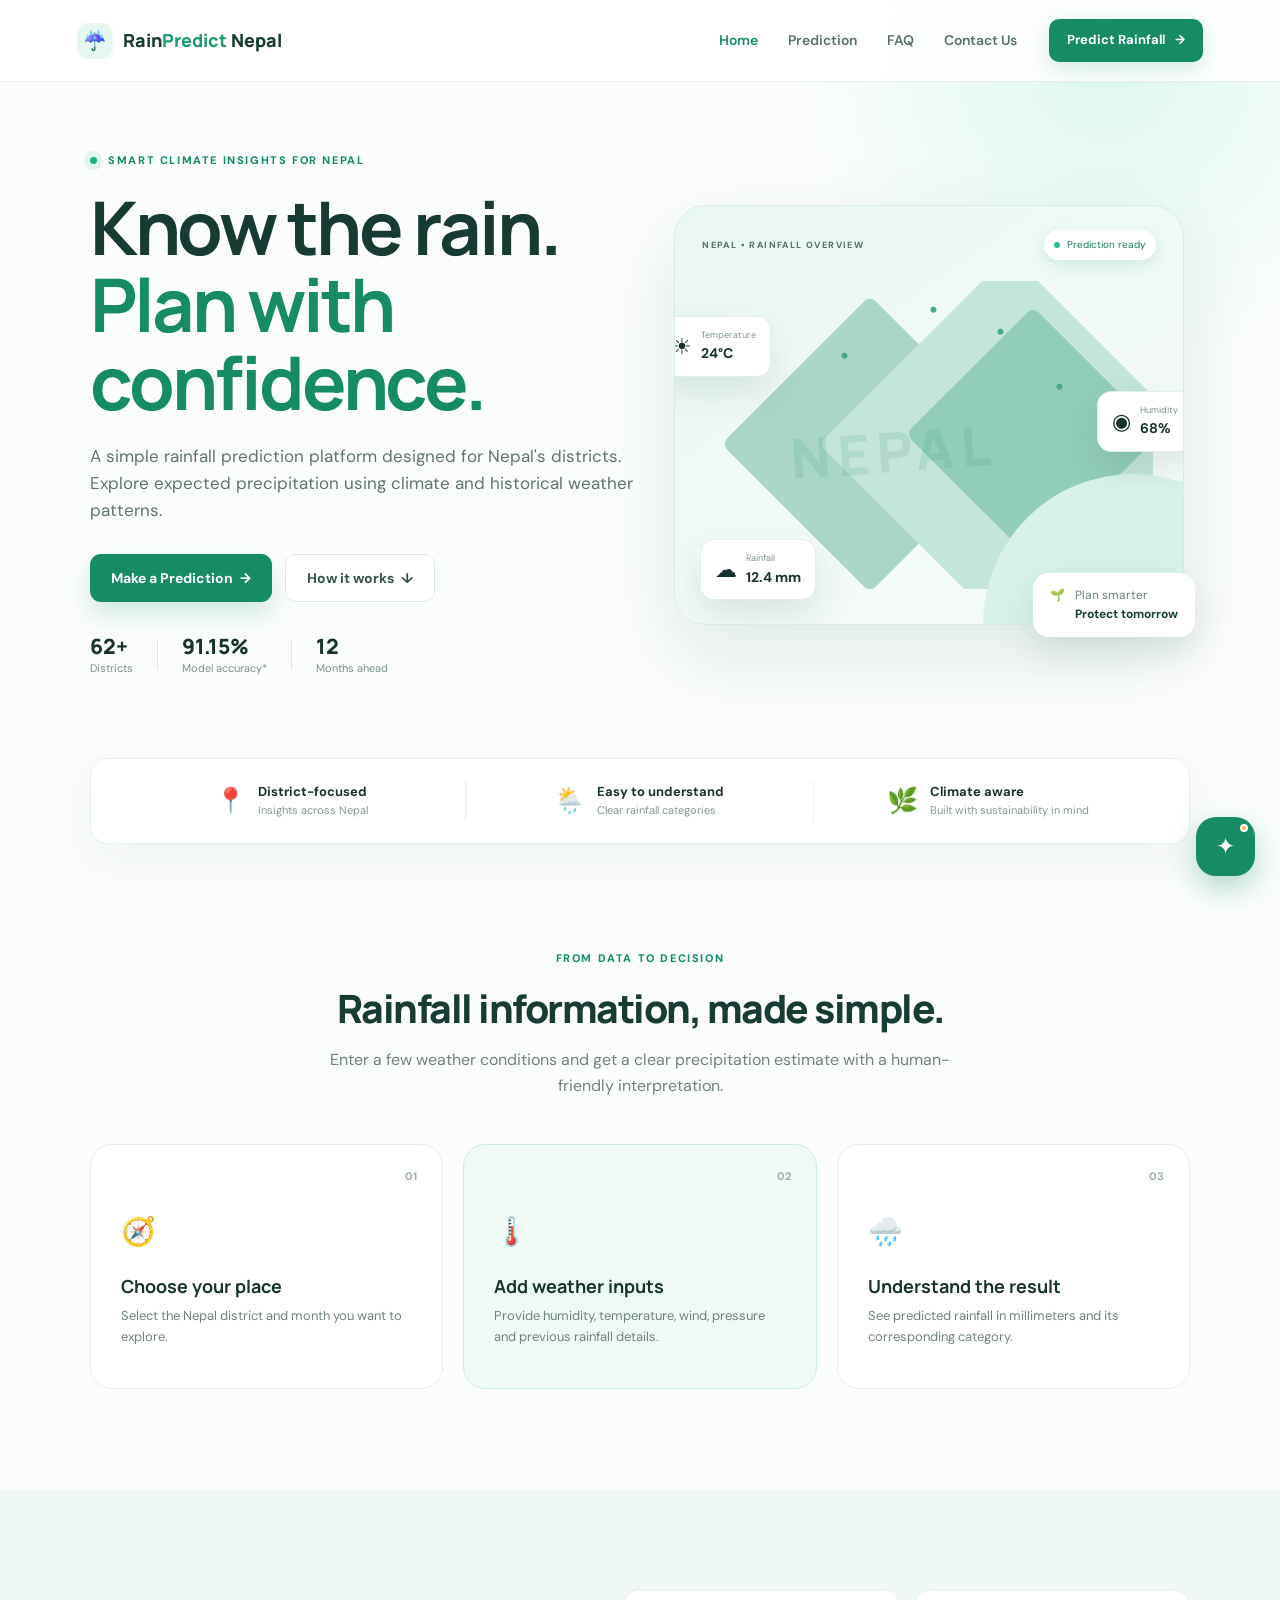
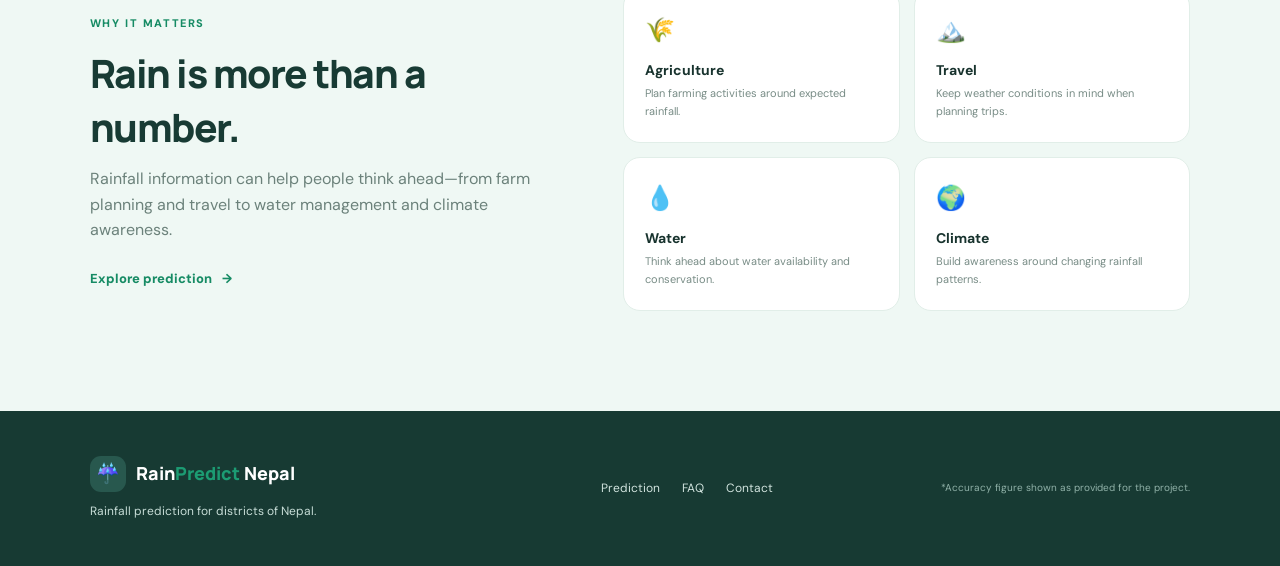
<file: index.html>
<!DOCTYPE html>
<html lang="en">
<head>
  <meta charset="UTF-8">
  <meta name="viewport" content="width=device-width, initial-scale=1.0">
  <title>Rainfall Prediction for Districts of Nepal</title>
  <meta name="description" content="Rainfall prediction frontend for districts of Nepal.">
  <link rel="preconnect" href="https://fonts.googleapis.com">
  <link rel="preconnect" href="https://fonts.gstatic.com" crossorigin>
  <link href="https://fonts.googleapis.com/css2?family=DM+Sans:wght@400;500;600;700&family=Manrope:wght@600;700;800&display=swap" rel="stylesheet">
  <link rel="stylesheet" href="style.css">
</head>
<body>
  <div class="top-glow"></div>

  <header class="site-header">
    <a class="brand" href="index.html">
      <span class="brand-mark">☔</span>
      <span>Rain<span>Predict</span> Nepal</span>
    </a>
    <nav class="nav">
      <a class="active" href="index.html">Home</a>
      <a href="prediction.html">Prediction</a>
      <a href="faq.html">FAQ</a>
      <a href="contact.html">Contact Us</a>
    </nav>
    <a class="header-cta" href="prediction.html">Predict Rainfall <span>→</span></a>
    <button class="menu-toggle" aria-label="Open menu">☰</button>
  </header>

  <main>
    <section class="hero">
      <div class="hero-copy reveal">
        <div class="eyebrow"><span class="pulse-dot"></span> SMART CLIMATE INSIGHTS FOR NEPAL</div>
        <h1>Know the rain.<br><em>Plan with confidence.</em></h1>
        <p class="hero-text">
          A simple rainfall prediction platform designed for Nepal's districts.
          Explore expected precipitation using climate and historical weather patterns.
        </p>
        <div class="hero-actions">
          <a class="btn btn-primary" href="prediction.html">Make a Prediction <span>→</span></a>
          <a class="btn btn-ghost" href="#how-it-works">How it works <span>↓</span></a>
        </div>
        <div class="trust-row">
          <div><strong>62+</strong><span>Districts</span></div>
          <i></i>
          <div><strong>91.15%</strong><span>Model accuracy*</span></div>
          <i></i>
          <div><strong>12</strong><span>Months ahead</span></div>
        </div>
      </div>

      <div class="hero-visual reveal delay-1">
        <div class="map-card">
          <div class="map-top">
            <span class="mini-label">NEPAL • RAINFALL OVERVIEW</span>
            <span class="live-pill"><span></span> Prediction ready</span>
          </div>
          <div class="nepal-art">
            <div class="mountain m1"></div>
            <div class="mountain m2"></div>
            <div class="mountain m3"></div>
            <div class="rain-drop d1">•</div><div class="rain-drop d2">•</div>
            <div class="rain-drop d3">•</div><div class="rain-drop d4">•</div>
            <div class="nepal-outline">NEPAL</div>
          </div>
          <div class="weather-float wf-one"><span class="sun-icon">☀</span><div><small>Temperature</small><b>24°C</b></div></div>
          <div class="weather-float wf-two"><span class="drop-icon">◉</span><div><small>Humidity</small><b>68%</b></div></div>
          <div class="weather-float wf-three"><span>☁</span><div><small>Rainfall</small><b>12.4 mm</b></div></div>
        </div>
        <div class="floating-badge">🌱 <span>Plan smarter<br><b>Protect tomorrow</b></span></div>
      </div>
    </section>

    <section class="stats-strip">
      <div><span class="stat-icon">📍</span><div><b>District-focused</b><small>Insights across Nepal</small></div></div>
      <div><span class="stat-icon">🌦️</span><div><b>Easy to understand</b><small>Clear rainfall categories</small></div></div>
      <div><span class="stat-icon">🌿</span><div><b>Climate aware</b><small>Built with sustainability in mind</small></div></div>
    </section>

    <section class="section" id="how-it-works">
      <div class="section-heading centered">
        <span class="eyebrow">FROM DATA TO DECISION</span>
        <h2>Rainfall information, made simple.</h2>
        <p>Enter a few weather conditions and get a clear precipitation estimate with a human-friendly interpretation.</p>
      </div>
      <div class="steps">
        <article class="step-card"><span class="step-number">01</span><div class="step-icon">🧭</div><h3>Choose your place</h3><p>Select the Nepal district and month you want to explore.</p></article>
        <article class="step-card featured-step"><span class="step-number">02</span><div class="step-icon">🌡️</div><h3>Add weather inputs</h3><p>Provide humidity, temperature, wind, pressure and previous rainfall details.</p></article>
        <article class="step-card"><span class="step-number">03</span><div class="step-icon">🌧️</div><h3>Understand the result</h3><p>See predicted rainfall in millimeters and its corresponding category.</p></article>
      </div>
    </section>

    <section class="awareness section">
      <div class="awareness-copy">
        <span class="eyebrow">WHY IT MATTERS</span>
        <h2>Rain is more than a number.</h2>
        <p>Rainfall information can help people think ahead—from farm planning and travel to water management and climate awareness.</p>
        <a href="prediction.html" class="text-link">Explore prediction <span>→</span></a>
      </div>
      <div class="awareness-cards">
        <div class="aw-card"><span>🌾</span><b>Agriculture</b><small>Plan farming activities around expected rainfall.</small></div>
        <div class="aw-card"><span>🏔️</span><b>Travel</b><small>Keep weather conditions in mind when planning trips.</small></div>
        <div class="aw-card"><span>💧</span><b>Water</b><small>Think ahead about water availability and conservation.</small></div>
        <div class="aw-card"><span>🌍</span><b>Climate</b><small>Build awareness around changing rainfall patterns.</small></div>
      </div>
    </section>
  </main>

  <footer class="footer">
    <div><a class="brand" href="index.html"><span class="brand-mark">☔</span><span>Rain<span>Predict</span> Nepal</span></a><p>Rainfall prediction for districts of Nepal.</p></div>
    <div class="footer-links"><a href="prediction.html">Prediction</a><a href="faq.html">FAQ</a><a href="contact.html">Contact</a></div>
    <div class="footer-note">*Accuracy figure shown as provided for the project.</div>
  </footer>

  <button class="chat-fab" id="chatFab" aria-label="Open chatbot"><span>✦</span><i></i></button>
  <div class="chat-window" id="chatWindow">
    <div class="chat-head"><div><b>RainPredict Assistant</b><small>Online · Demo interface</small></div><button id="chatClose">×</button></div>
    <div class="chat-body"><div class="bot-msg">Hi! 👋 I’m the RainPredict assistant. How can I help you understand rainfall predictions?</div><div class="quick-chips"><button>How does it work?</button><button>Rainfall categories</button></div></div>
    <div class="chat-input"><input placeholder="Type a message..." disabled><button disabled>➤</button></div>
  </div>

  <script src="script.js"></script>
</body>
</html>
</file>
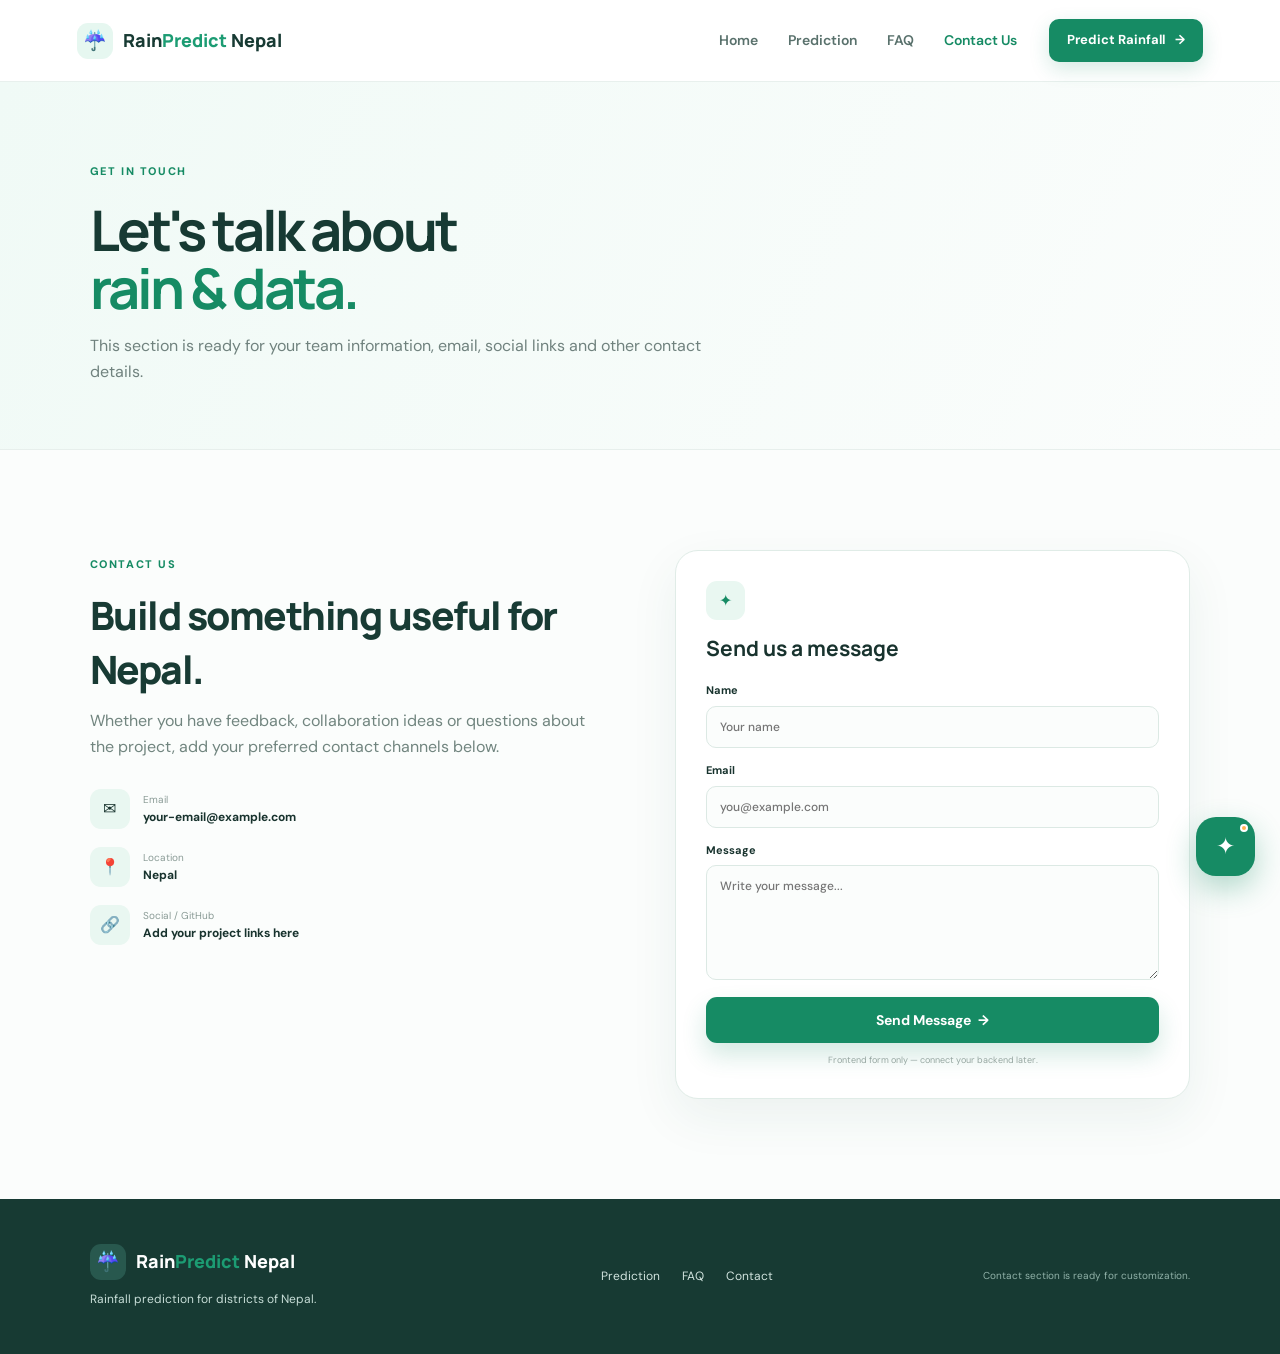
<file: contact.html>
<!DOCTYPE html>
<html lang="en">
<head><meta charset="UTF-8"><meta name="viewport" content="width=device-width, initial-scale=1.0"><title>Contact Us | RainPredict Nepal</title>
<link rel="preconnect" href="https://fonts.googleapis.com"><link rel="preconnect" href="https://fonts.gstatic.com" crossorigin><link href="https://fonts.googleapis.com/css2?family=DM+Sans:wght@400;500;600;700&family=Manrope:wght@600;700;800&display=swap" rel="stylesheet"><link rel="stylesheet" href="style.css"></head>
<body>
<header class="site-header"><a class="brand" href="index.html"><span class="brand-mark">☔</span><span>Rain<span>Predict</span> Nepal</span></a><nav class="nav"><a href="index.html">Home</a><a href="prediction.html">Prediction</a><a href="faq.html">FAQ</a><a class="active" href="contact.html">Contact Us</a></nav><a class="header-cta" href="prediction.html">Predict Rainfall <span>→</span></a><button class="menu-toggle">☰</button></header>
<main>
<section class="page-hero"><div><span class="eyebrow">GET IN TOUCH</span><h1>Let's talk about<br><em>rain & data.</em></h1><p>This section is ready for your team information, email, social links and other contact details.</p></div></section>
<section class="contact-grid section">
<div class="contact-copy"><span class="eyebrow">CONTACT US</span><h2>Build something useful for Nepal.</h2><p>Whether you have feedback, collaboration ideas or questions about the project, add your preferred contact channels below.</p>
<div class="contact-detail"><span>✉</span><div><small>Email</small><b>your-email@example.com</b></div></div>
<div class="contact-detail"><span>📍</span><div><small>Location</small><b>Nepal</b></div></div>
<div class="contact-detail"><span>🔗</span><div><small>Social / GitHub</small><b>Add your project links here</b></div></div></div>
<div class="contact-card"><div class="card-spark">✦</div><h3>Send us a message</h3><label>Name<input type="text" placeholder="Your name"></label><label>Email<input type="email" placeholder="you@example.com"></label><label>Message<textarea placeholder="Write your message..."></textarea></label><button class="btn btn-primary" type="button">Send Message <span>→</span></button><small>Frontend form only — connect your backend later.</small></div>
</section></main>
<footer class="footer"><div><a class="brand" href="index.html"><span class="brand-mark">☔</span><span>Rain<span>Predict</span> Nepal</span></a><p>Rainfall prediction for districts of Nepal.</p></div><div class="footer-links"><a href="prediction.html">Prediction</a><a href="faq.html">FAQ</a><a href="contact.html">Contact</a></div><div class="footer-note">Contact section is ready for customization.</div></footer>
<button class="chat-fab" id="chatFab" aria-label="Open chatbot"><span>✦</span><i></i></button><div class="chat-window" id="chatWindow"><div class="chat-head"><div><b>RainPredict Assistant</b><small>Online · Demo interface</small></div><button id="chatClose">×</button></div><div class="chat-body"><div class="bot-msg">Hi! 👋 I’m the RainPredict assistant.</div></div><div class="chat-input"><input placeholder="Type a message..." disabled><button disabled>➤</button></div></div>
<script src="script.js"></script></body></html>
</file>
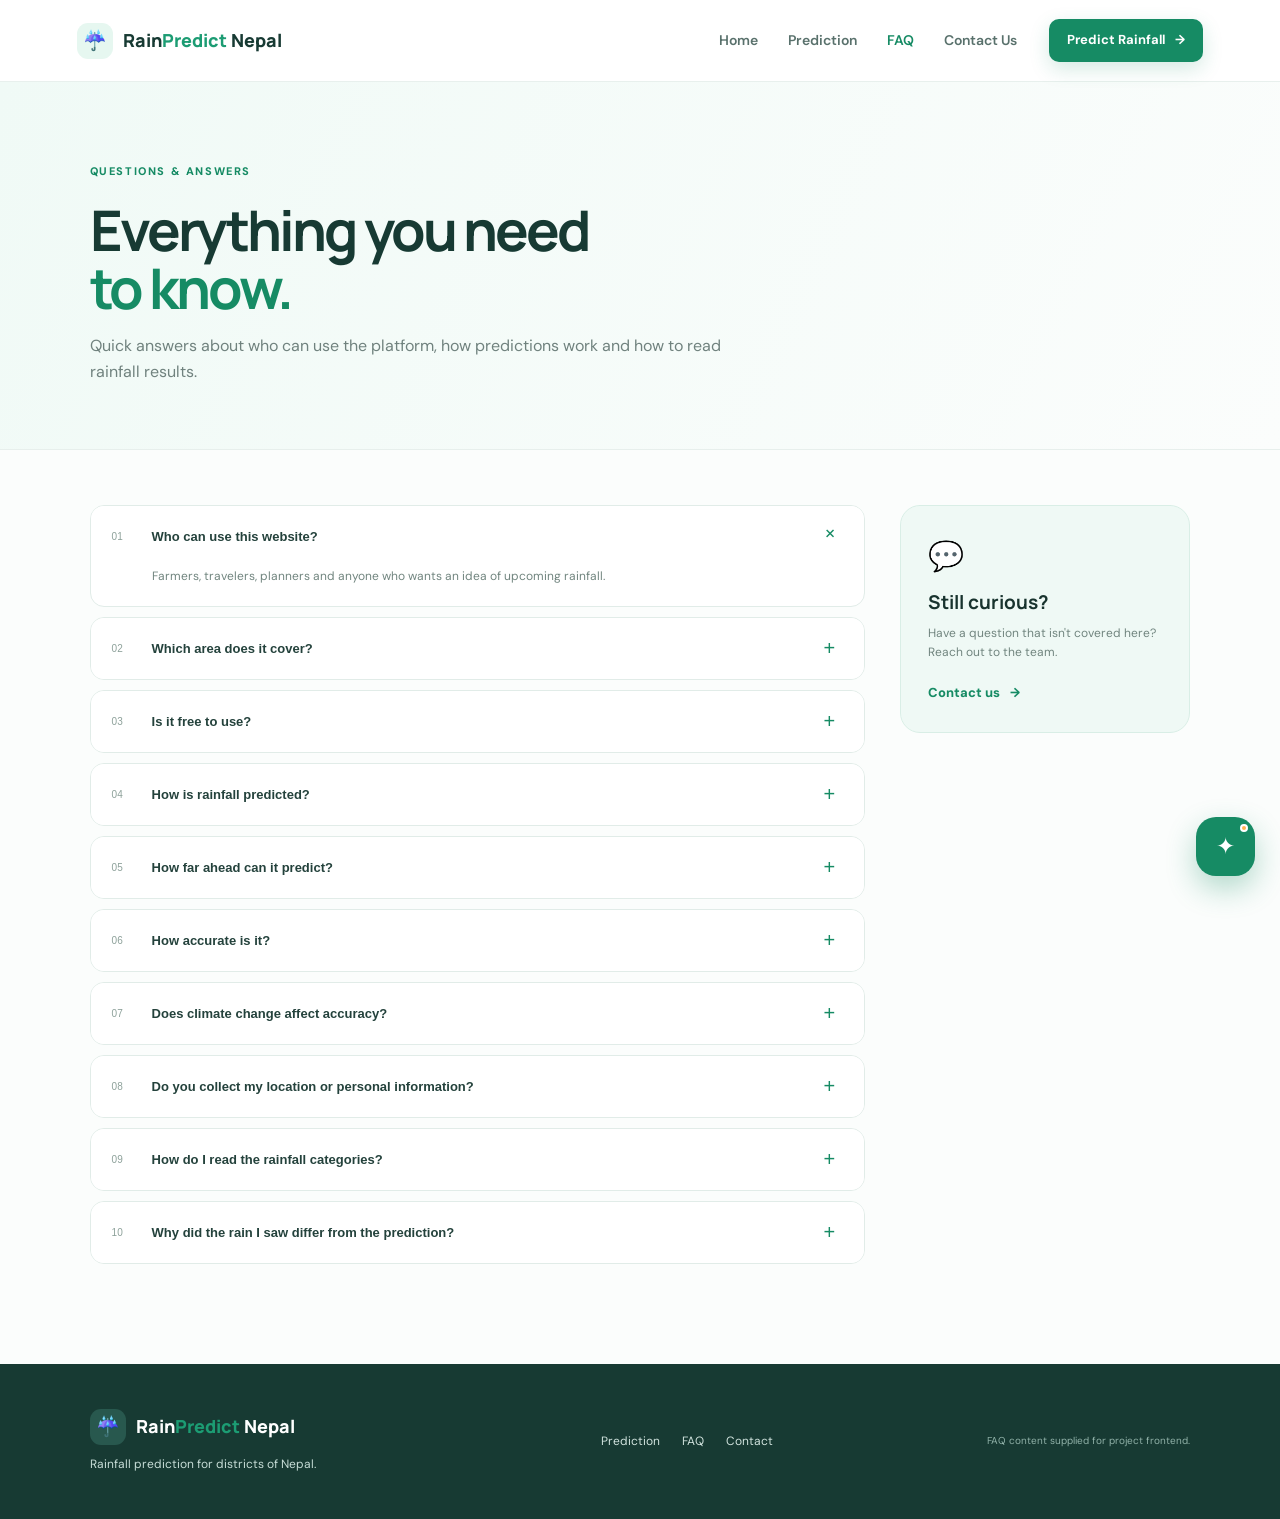
<file: faq.html>
<!DOCTYPE html>
<html lang="en">
<head><meta charset="UTF-8"><meta name="viewport" content="width=device-width, initial-scale=1.0"><title>FAQ | RainPredict Nepal</title>
<link rel="preconnect" href="https://fonts.googleapis.com"><link rel="preconnect" href="https://fonts.gstatic.com" crossorigin><link href="https://fonts.googleapis.com/css2?family=DM+Sans:wght@400;500;600;700&family=Manrope:wght@600;700;800&display=swap" rel="stylesheet"><link rel="stylesheet" href="style.css"></head>
<body>
<header class="site-header"><a class="brand" href="index.html"><span class="brand-mark">☔</span><span>Rain<span>Predict</span> Nepal</span></a><nav class="nav"><a href="index.html">Home</a><a href="prediction.html">Prediction</a><a class="active" href="faq.html">FAQ</a><a href="contact.html">Contact Us</a></nav><a class="header-cta" href="prediction.html">Predict Rainfall <span>→</span></a><button class="menu-toggle">☰</button></header>
<main>
<section class="page-hero faq-hero"><div><span class="eyebrow">QUESTIONS & ANSWERS</span><h1>Everything you need<br><em>to know.</em></h1><p>Quick answers about who can use the platform, how predictions work and how to read rainfall results.</p></div></section>
<section class="faq-wrap section"><div class="faq-list">
<div class="faq-item open"><button class="faq-question"><span>01</span><b>Who can use this website?</b><i>+</i></button><div class="faq-answer"><p>Farmers, travelers, planners and anyone who wants an idea of upcoming rainfall.</p></div></div>
<div class="faq-item"><button class="faq-question"><span>02</span><b>Which area does it cover?</b><i>+</i></button><div class="faq-answer"><p>It covers about 62 districts of Nepal.</p></div></div>
<div class="faq-item"><button class="faq-question"><span>03</span><b>Is it free to use?</b><i>+</i></button><div class="faq-answer"><p>Yes, it is free to use.</p></div></div>
<div class="faq-item"><button class="faq-question"><span>04</span><b>How is rainfall predicted?</b><i>+</i></button><div class="faq-answer"><p>A model learns patterns from past data, such as temperature, humidity, pressure, wind and earlier rainfall, and uses them to estimate future rainfall.</p></div></div>
<div class="faq-item"><button class="faq-question"><span>05</span><b>How far ahead can it predict?</b><i>+</i></button><div class="faq-answer"><p>It can predict every month up to 1 year ahead.</p></div></div>
<div class="faq-item"><button class="faq-question"><span>06</span><b>How accurate is it?</b><i>+</i></button><div class="faq-answer"><p>It is 91.15% accurate.</p></div></div>
<div class="faq-item"><button class="faq-question"><span>07</span><b>Does climate change affect accuracy?</b><i>+</i></button><div class="faq-answer"><p>Yes. Patterns from the past may shift, so the model needs regular updating.</p></div></div>
<div class="faq-item"><button class="faq-question"><span>08</span><b>Do you collect my location or personal information?</b><i>+</i></button><div class="faq-answer"><p>Yes, we do collect your location, Name and E-mail, for future data purposes.</p></div></div>
<div class="faq-item"><button class="faq-question"><span>09</span><b>How do I read the rainfall categories?</b><i>+</i></button><div class="faq-answer"><p>Light, Moderate, Heavy also in millimeter (mm) per day. The prediction page also provides the project's detailed six-category scale.</p></div></div>
<div class="faq-item"><button class="faq-question"><span>10</span><b>Why did the rain I saw differ from the prediction?</b><i>+</i></button><div class="faq-answer"><p>Rainfall changes a lot over short distances, especially between the Terai, hills and mountains. Our data is averaged over larger areas, so it can miss a local storm or dry spell in your village.</p></div></div>
</div>
<div class="faq-aside"><div class="faq-aside-icon">💬</div><h3>Still curious?</h3><p>Have a question that isn't covered here? Reach out to the team.</p><a href="contact.html" class="text-link">Contact us <span>→</span></a></div></section>
</main>
<footer class="footer"><div><a class="brand" href="index.html"><span class="brand-mark">☔</span><span>Rain<span>Predict</span> Nepal</span></a><p>Rainfall prediction for districts of Nepal.</p></div><div class="footer-links"><a href="prediction.html">Prediction</a><a href="faq.html">FAQ</a><a href="contact.html">Contact</a></div><div class="footer-note">FAQ content supplied for project frontend.</div></footer>
<button class="chat-fab" id="chatFab" aria-label="Open chatbot"><span>✦</span><i></i></button><div class="chat-window" id="chatWindow"><div class="chat-head"><div><b>RainPredict Assistant</b><small>Online · Demo interface</small></div><button id="chatClose">×</button></div><div class="chat-body"><div class="bot-msg">Hi! 👋 I’m the RainPredict assistant.</div></div><div class="chat-input"><input placeholder="Type a message..." disabled><button disabled>➤</button></div></div>
<script src="script.js"></script></body></html>
</file>
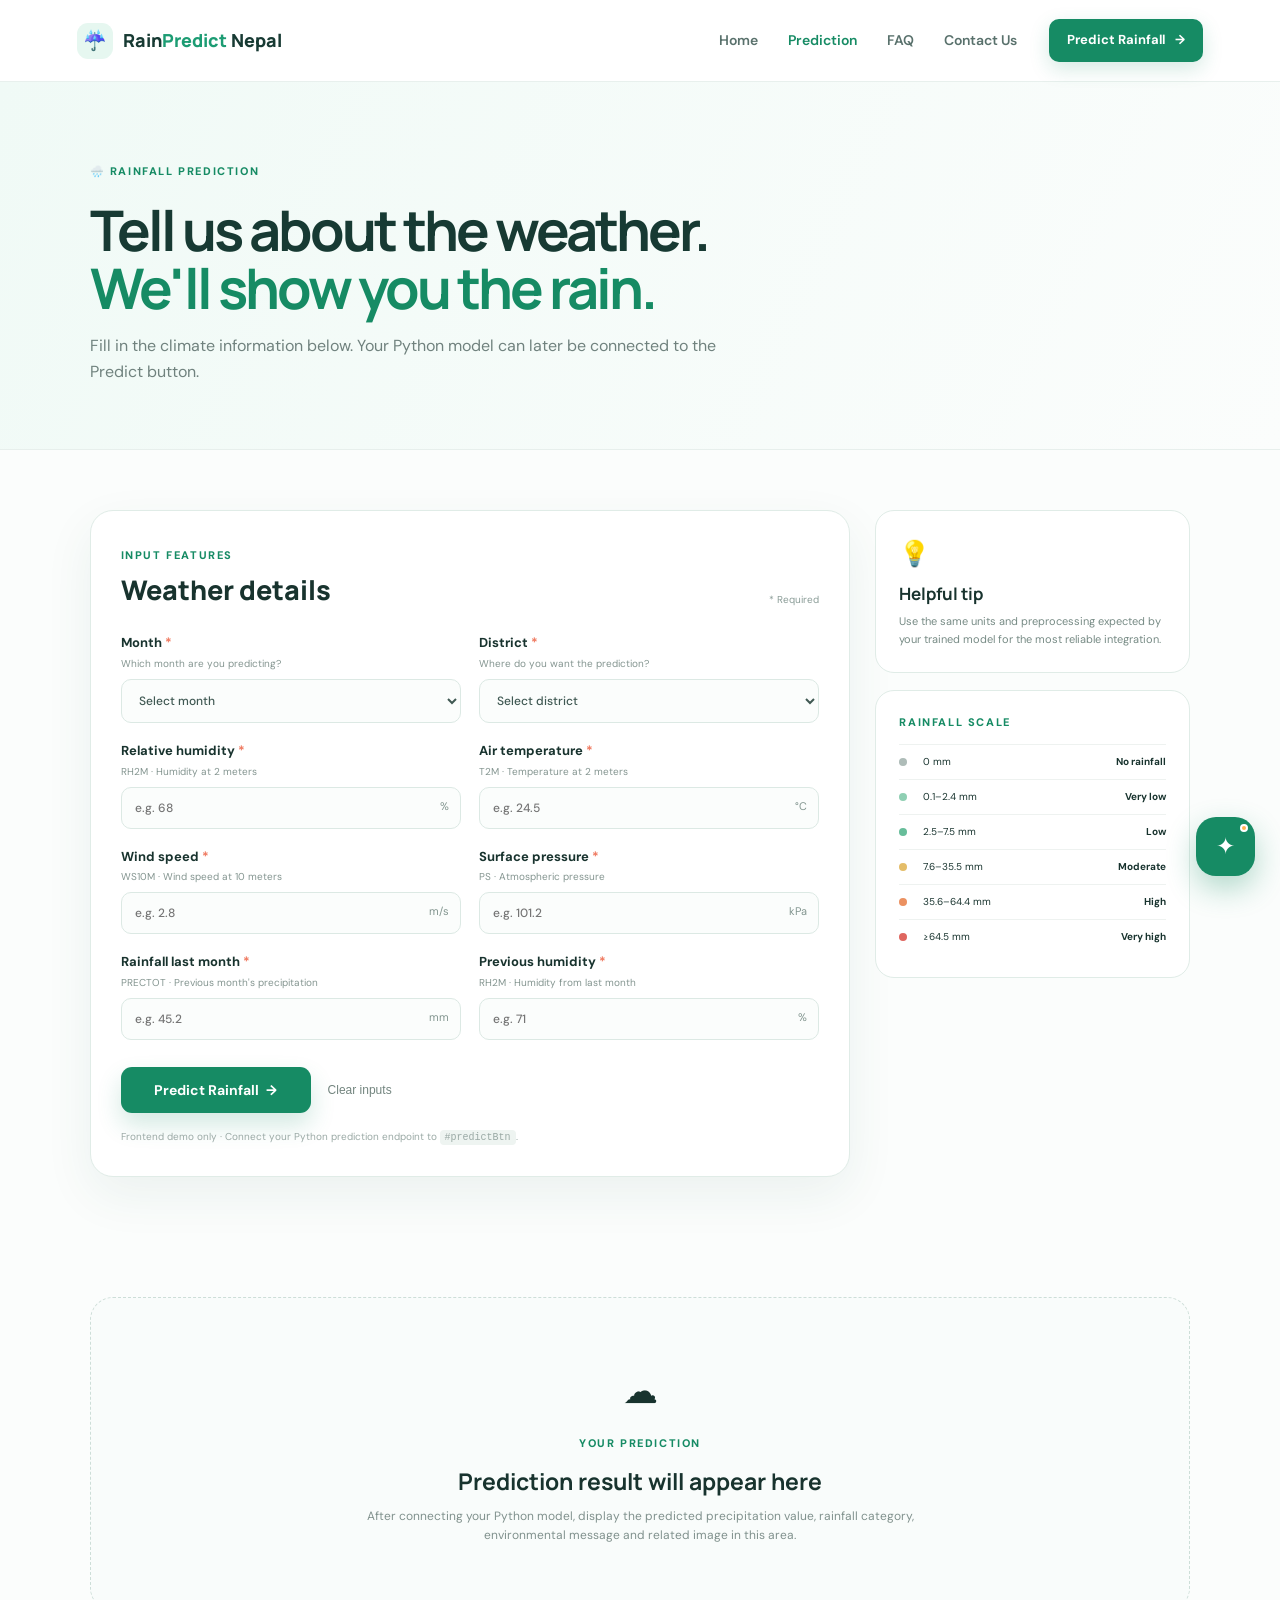
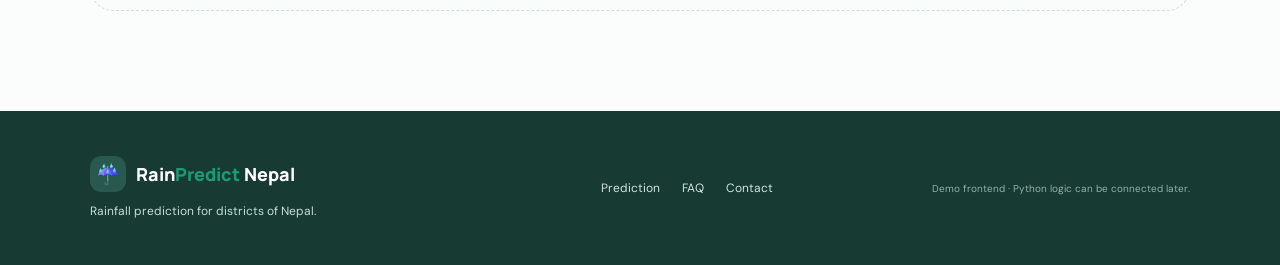
<file: prediction.html>
<!DOCTYPE html>
<html lang="en">
<head>
  <meta charset="UTF-8"><meta name="viewport" content="width=device-width, initial-scale=1.0">
  <title>Prediction | RainPredict Nepal</title>
  <link rel="preconnect" href="https://fonts.googleapis.com"><link rel="preconnect" href="https://fonts.gstatic.com" crossorigin>
  <link href="https://fonts.googleapis.com/css2?family=DM+Sans:wght@400;500;600;700&family=Manrope:wght@600;700;800&display=swap" rel="stylesheet">
  <link rel="stylesheet" href="style.css">
</head>
<body>
<header class="site-header">
  <a class="brand" href="index.html"><span class="brand-mark">☔</span><span>Rain<span>Predict</span> Nepal</span></a>
  <nav class="nav"><a href="index.html">Home</a><a class="active" href="prediction.html">Prediction</a><a href="faq.html">FAQ</a><a href="contact.html">Contact Us</a></nav>
  <a class="header-cta" href="prediction.html">Predict Rainfall <span>→</span></a><button class="menu-toggle" aria-label="Open menu">☰</button>
</header>

<main>
<section class="page-hero">
  <div><span class="eyebrow">🌧️ RAINFALL PREDICTION</span><h1>Tell us about the weather.<br><em>We'll show you the rain.</em></h1><p>Fill in the climate information below. Your Python model can later be connected to the Predict button.</p></div>
</section>

<section class="prediction-layout section">
  <div class="prediction-form-card">
    <div class="form-card-head"><div><span class="eyebrow">INPUT FEATURES</span><h2>Weather details</h2></div><span class="required-note">* Required</span></div>
    <div class="form-grid">
      <label class="field"><span>Month <b>*</b></span><small>Which month are you predicting?</small><select><option>Select month</option><option>January</option><option>February</option><option>March</option><option>April</option><option>May</option><option>June</option><option>July</option><option>August</option><option>September</option><option>October</option><option>November</option><option>December</option></select></label>
      <label class="field"><span>District <b>*</b></span><small>Where do you want the prediction?</small><select><option>Select district</option><option>Kathmandu</option><option>Pokhara</option><option>Chitwan</option><option>Jhapa</option><option>Rupandehi</option><option>Dolakha</option><option>Mustang</option><option>Surkhet</option><option>Other district...</option></select></label>
      <label class="field"><span>Relative humidity <b>*</b></span><small>RH2M · Humidity at 2 meters</small><div class="input-unit"><input type="number" placeholder="e.g. 68"><em>%</em></div></label>
      <label class="field"><span>Air temperature <b>*</b></span><small>T2M · Temperature at 2 meters</small><div class="input-unit"><input type="number" placeholder="e.g. 24.5"><em>°C</em></div></label>
      <label class="field"><span>Wind speed <b>*</b></span><small>WS10M · Wind speed at 10 meters</small><div class="input-unit"><input type="number" placeholder="e.g. 2.8"><em>m/s</em></div></label>
      <label class="field"><span>Surface pressure <b>*</b></span><small>PS · Atmospheric pressure</small><div class="input-unit"><input type="number" placeholder="e.g. 101.2"><em>kPa</em></div></label>
      <label class="field"><span>Rainfall last month <b>*</b></span><small>PRECTOT · Previous month's precipitation</small><div class="input-unit"><input type="number" placeholder="e.g. 45.2"><em>mm</em></div></label>
      <label class="field"><span>Previous humidity <b>*</b></span><small>RH2M · Humidity from last month</small><div class="input-unit"><input type="number" placeholder="e.g. 71"><em>%</em></div></label>
    </div>
    <div class="form-actions"><button class="btn btn-primary predict-btn" type="button" id="predictBtn">Predict Rainfall <span>→</span></button><button class="clear-btn" type="button">Clear inputs</button></div>
    <p class="form-footnote">Frontend demo only · Connect your Python prediction endpoint to <code>#predictBtn</code>.</p>
  </div>

  <aside class="prediction-side">
    <div class="side-info"><span class="side-icon">💡</span><h3>Helpful tip</h3><p>Use the same units and preprocessing expected by your trained model for the most reliable integration.</p></div>
    <div class="category-mini">
      <span class="eyebrow">RAINFALL SCALE</span>
      <div><i class="cat-dot no"></i><span>0 mm</span><b>No rainfall</b></div>
      <div><i class="cat-dot vlow"></i><span>0.1–2.4 mm</span><b>Very low</b></div>
      <div><i class="cat-dot low"></i><span>2.5–7.5 mm</span><b>Low</b></div>
      <div><i class="cat-dot mod"></i><span>7.6–35.5 mm</span><b>Moderate</b></div>
      <div><i class="cat-dot high"></i><span>35.6–64.4 mm</span><b>High</b></div>
      <div><i class="cat-dot vhigh"></i><span>≥64.5 mm</span><b>Very high</b></div>
    </div>
  </aside>
</section>

<section class="result-section section" id="resultSection">
  <div class="result-placeholder">
    <span class="result-icon">☁</span><span class="eyebrow">YOUR PREDICTION</span>
    <h2>Prediction result will appear here</h2>
    <p>After connecting your Python model, display the predicted precipitation value, rainfall category, environmental message and related image in this area.</p>
  </div>
  <!-- Demo result card structure for your Python integration:
  <div class="result-card">
    <div><span class="eyebrow">PREDICTED PRECIPITATION</span><strong>12.4 <small>mm</small></strong><span class="category-badge moderate">Moderate Rainfall</span></div>
    <img src="images/moderate-rain.png" alt="Moderate rainfall">
    <div class="awareness-message"><b>🌱 Environmental awareness</b><p>Moderate rainfall can support soil moisture and water resources. Consider responsible water management and local weather conditions.</p></div>
  </div>
  -->
</section>
</main>
<footer class="footer"><div><a class="brand" href="index.html"><span class="brand-mark">☔</span><span>Rain<span>Predict</span> Nepal</span></a><p>Rainfall prediction for districts of Nepal.</p></div><div class="footer-links"><a href="prediction.html">Prediction</a><a href="faq.html">FAQ</a><a href="contact.html">Contact</a></div><div class="footer-note">Demo frontend · Python logic can be connected later.</div></footer>
<button class="chat-fab" id="chatFab" aria-label="Open chatbot"><span>✦</span><i></i></button>
<div class="chat-window" id="chatWindow"><div class="chat-head"><div><b>RainPredict Assistant</b><small>Online · Demo interface</small></div><button id="chatClose">×</button></div><div class="chat-body"><div class="bot-msg">Hi! 👋 Ask me about rainfall prediction, categories or how the model works.</div><div class="quick-chips"><button>How does it work?</button><button>Categories</button></div></div><div class="chat-input"><input placeholder="Type a message..." disabled><button disabled>➤</button></div></div>
<script src="script.js"></script>
</body>
</html>
</file>
<file: style.css>
*{box-sizing:border-box;margin:0;padding:0}html{scroll-behavior:smooth}body{font-family:"DM Sans",sans-serif;color:#18332e;background:#fbfdfc;line-height:1.6;overflow-x:hidden}.top-glow{position:absolute;top:-260px;right:-150px;width:650px;height:650px;background:radial-gradient(circle,#dff8ef 0,rgba(223,248,239,0) 68%);pointer-events:none}.site-header{height:82px;display:flex;align-items:center;justify-content:space-between;padding:0 6%;border-bottom:1px solid #e8f0ed;background:rgba(255,255,255,.86);backdrop-filter:blur(16px);position:sticky;top:0;z-index:50}.brand{display:flex;align-items:center;gap:10px;color:#173a33;text-decoration:none;font-family:Manrope,sans-serif;font-weight:800;font-size:18px;white-space:nowrap}.brand span span{color:#1c9c73}.brand-mark{display:grid;place-items:center;width:36px;height:36px;border-radius:11px;background:#e6f7f0;color:#16865f;font-size:19px}.nav{display:flex;gap:30px;margin-left:auto;margin-right:32px}.nav a{color:#59716c;text-decoration:none;font-size:14px;font-weight:600;transition:.25s}.nav a:hover,.nav a.active{color:#168b64}.header-cta{background:#168b64;color:white;text-decoration:none;border-radius:10px;padding:11px 18px;font-weight:700;font-size:13px;box-shadow:0 7px 20px rgba(22,139,100,.18)}.header-cta span,.btn span,.text-link span{margin-left:7px}.menu-toggle{display:none;border:0;background:none;font-size:25px}.hero{min-height:650px;display:grid;grid-template-columns:1.02fr .98fr;align-items:center;gap:35px;padding:70px 7% 80px;position:relative}.eyebrow{font-size:11px;letter-spacing:1.6px;color:#168b64;font-weight:800}.pulse-dot{width:7px;height:7px;background:#1eb17e;border-radius:50%;display:inline-block;margin-right:7px;box-shadow:0 0 0 6px #e2f6ef;animation:pulse 2s infinite}.hero h1,.page-hero h1{font-family:Manrope,sans-serif;font-size:clamp(46px,6vw,74px);line-height:1.05;letter-spacing:-3px;margin:18px 0 22px;color:#173a33}.hero h1 em,.page-hero h1 em{font-style:normal;color:#168b64}.hero-text{font-size:17px;color:#60746f;max-width:590px}.hero-actions{display:flex;gap:13px;margin:30px 0}.btn{border:0;cursor:pointer;text-decoration:none;display:inline-flex;align-items:center;justify-content:center;border-radius:11px;padding:14px 21px;font:700 14px "DM Sans";transition:.25s}.btn-primary{background:#168b64;color:#fff;box-shadow:0 12px 25px rgba(22,139,100,.19)}.btn-primary:hover{transform:translateY(-3px);box-shadow:0 16px 30px rgba(22,139,100,.27)}.btn-ghost{color:#36534d;background:white;border:1px solid #dbe9e4}.btn-ghost:hover{border-color:#aad6c7;transform:translateY(-2px)}.trust-row{display:flex;align-items:center;gap:24px}.trust-row div{display:flex;flex-direction:column}.trust-row strong{font:800 21px Manrope}.trust-row span{font-size:11px;color:#7c918c}.trust-row i{height:30px;width:1px;background:#dce8e4}.hero-visual{position:relative;min-height:460px;display:flex;align-items:center;justify-content:center}.map-card{width:min(510px,100%);height:420px;border-radius:32px;background:linear-gradient(145deg,#eaf8f2,#f7fbfa);border:1px solid #d7ebe3;box-shadow:0 30px 80px rgba(33,103,83,.13);position:relative;overflow:hidden;animation:float 6s ease-in-out infinite}.map-card:after{content:"";position:absolute;width:300px;height:300px;border-radius:50%;right:-100px;bottom:-150px;background:#d8f2e8}.map-top{position:absolute;z-index:4;top:24px;left:27px;right:27px;display:flex;justify-content:space-between;align-items:center}.mini-label{font-size:9px;letter-spacing:1.4px;font-weight:800;color:#54716a}.live-pill{font-size:10px;background:#fff;padding:7px 10px;border-radius:30px;color:#1a7d5e;box-shadow:0 5px 15px #cce9df}.live-pill span{width:6px;height:6px;background:#2dc08b;border-radius:50%;display:inline-block;margin-right:4px}.nepal-art{position:absolute;inset:75px 30px 35px;overflow:hidden}.nepal-outline{position:absolute;left:19%;top:43%;font:800 55px Manrope;color:rgba(38,146,109,.13);letter-spacing:7px;transform:rotate(-4deg)}.mountain{position:absolute;bottom:40px;background:#a9d6c6;transform:rotate(45deg);border-radius:8px}.m1{width:210px;height:210px;left:60px}.m2{width:270px;height:270px;left:170px;bottom:10px;background:#c4e5d9}.m3{width:180px;height:180px;right:30px;bottom:65px;background:#92cdb9}.rain-drop{position:absolute;color:#4aa88a;font-size:25px;animation:drop 2s linear infinite}.d1{left:30%;top:18%}.d2{left:65%;top:10%;animation-delay:.5s}.d3{left:50%;top:3%;animation-delay:1s}.d4{left:78%;top:28%;animation-delay:1.3s}.weather-float{position:absolute;z-index:5;background:#fff;border:1px solid #e2eee9;box-shadow:0 15px 35px rgba(31,86,70,.12);border-radius:14px;padding:11px 14px;display:flex;align-items:center;gap:9px;animation:float 5s ease-in-out infinite}.weather-float span{font-size:22px}.weather-float small,.weather-float b{display:block}.weather-float small{font-size:9px;color:#7c918c}.weather-float b{font-size:14px}.wf-one{left:-18px;top:110px}.wf-two{right:-10px;top:185px;animation-delay:1s}.wf-three{left:25px;bottom:24px;animation-delay:1.8s}.floating-badge{position:absolute;right:-5px;bottom:8px;background:#fff;padding:13px 17px;border-radius:16px;box-shadow:0 14px 35px rgba(31,86,70,.13);display:flex;gap:10px;font-size:12px;color:#68807a}.floating-badge b{color:#183e35}.stats-strip{margin:0 7%;padding:22px 28px;background:#fff;border:1px solid #e6efeb;border-radius:18px;display:grid;grid-template-columns:repeat(3,1fr);box-shadow:0 15px 45px rgba(32,87,70,.06)}.stats-strip>div{display:flex;align-items:center;justify-content:center;gap:12px;border-right:1px solid #e9efed}.stats-strip>div:last-child{border:0}.stat-icon{font-size:25px}.stats-strip b,.stats-strip small{display:block}.stats-strip b{font-size:13px}.stats-strip small{font-size:11px;color:#849691}.section{padding:100px 7%}.section-heading{max-width:650px}.centered{text-align:center;margin:auto}.section-heading h2,.awareness h2,.contact-copy h2{font:800 39px Manrope;letter-spacing:-1.5px;margin:12px 0;color:#183b34}.section-heading p{color:#70827e}.steps{display:grid;grid-template-columns:repeat(3,1fr);gap:20px;margin-top:45px}.step-card{background:#fff;border:1px solid #e3eee9;border-radius:22px;padding:30px;min-height:245px;position:relative;transition:.3s}.step-card:hover{transform:translateY(-6px);box-shadow:0 18px 45px rgba(32,87,70,.09)}.featured-step{background:#effaf5;border-color:#ccebdd}.step-number{position:absolute;right:25px;top:23px;color:#9cb1ab;font-size:11px;font-weight:800}.step-icon{font-size:28px;margin:35px 0 20px}.step-card h3{font:700 18px Manrope;margin-bottom:8px}.step-card p{font-size:13px;color:#70827e}.awareness{background:#eff8f4;display:grid;grid-template-columns:.9fr 1.1fr;gap:70px;align-items:center}.awareness-copy p{color:#6c827b;max-width:470px;margin:0 0 22px}.text-link{color:#168b64;font-size:13px;font-weight:800;text-decoration:none}.awareness-cards{display:grid;grid-template-columns:1fr 1fr;gap:14px}.aw-card{background:#fff;border:1px solid #e1eee8;padding:21px;border-radius:17px}.aw-card span{font-size:24px;display:block;margin-bottom:10px}.aw-card b,.aw-card small{display:block}.aw-card b{font-size:14px}.aw-card small{color:#788c86;font-size:11px;margin-top:4px}.footer{padding:45px 7%;background:#173a33;color:#c7ddd7;display:grid;grid-template-columns:1.3fr 1fr 1fr;align-items:center;gap:30px}.footer .brand{color:#fff}.footer .brand-mark{background:#28584e}.footer p{font-size:12px;margin-top:10px}.footer-links{display:flex;gap:22px;justify-content:center}.footer-links a{color:#d1e3de;text-decoration:none;font-size:12px}.footer-note{text-align:right;font-size:10px;color:#91b2a9}.chat-fab{position:fixed;right:25px;bottom:24px;width:59px;height:59px;border:0;border-radius:20px;background:#168b64;color:white;box-shadow:0 12px 30px rgba(22,139,100,.32);cursor:pointer;z-index:100;font-size:23px;transition:.3s}.chat-fab:hover{transform:translateY(-4px) scale(1.03)}.chat-fab i{position:absolute;right:7px;top:7px;width:8px;height:8px;background:#ffb454;border:2px solid white;border-radius:50%}.chat-window{position:fixed;z-index:99;right:25px;bottom:95px;width:335px;background:white;border:1px solid #dfece7;border-radius:20px;box-shadow:0 25px 65px rgba(26,69,57,.18);overflow:hidden;display:none;animation:chatIn .25s ease}.chat-window.show{display:block}.chat-head{background:#eff9f5;padding:17px;display:flex;justify-content:space-between}.chat-head b,.chat-head small{display:block}.chat-head b{font-size:13px}.chat-head small{font-size:10px;color:#6f8780}.chat-head button{border:0;background:none;font-size:22px;color:#6d817c}.chat-body{padding:17px;min-height:145px}.bot-msg{background:#f0f5f3;padding:11px 13px;border-radius:4px 14px 14px 14px;font-size:12px;color:#536a64}.quick-chips{display:flex;gap:6px;margin-top:12px}.quick-chips button{border:1px solid #d6e8e1;background:white;border-radius:20px;padding:7px 9px;font-size:9px;color:#367666}.chat-input{padding:11px;border-top:1px solid #edf2f0;display:flex;gap:5px}.chat-input input{width:100%;border:0;background:#f6f8f7;border-radius:10px;padding:10px;font-size:11px}.chat-input button{border:0;background:#168b64;color:#fff;border-radius:9px;width:35px}.page-hero{padding:75px 7% 65px;background:linear-gradient(115deg,#f0faf6,#fbfdfc);border-bottom:1px solid #e7efec}.page-hero h1{font-size:56px;margin-bottom:15px}.page-hero p{max-width:650px;color:#70827e}.prediction-layout{display:grid;grid-template-columns:1fr 315px;gap:25px;padding-top:60px}.prediction-form-card{background:white;border:1px solid #e0ece7;border-radius:23px;padding:30px;box-shadow:0 18px 50px rgba(35,85,69,.07)}.form-card-head{display:flex;justify-content:space-between;align-items:flex-end;margin-bottom:25px}.form-card-head h2{font:800 27px Manrope;margin-top:4px}.required-note{font-size:10px;color:#8a9c97}.form-grid{display:grid;grid-template-columns:1fr 1fr;gap:18px}.field>span{display:block;font-size:13px;font-weight:700;margin-bottom:2px}.field>span b{color:#ef765c}.field>small{display:block;color:#849590;font-size:10px;margin-bottom:7px}.field select,.field input,.contact-card input,.contact-card textarea{width:100%;border:1px solid #dce9e4;background:#fbfdfc;border-radius:10px;padding:12px 13px;color:#405953;font:500 12px "DM Sans";outline:none;transition:.2s}.field select:focus,.field input:focus,.contact-card input:focus,.contact-card textarea:focus{border-color:#63b998;box-shadow:0 0 0 3px #e7f7f0}.input-unit{position:relative}.input-unit em{position:absolute;right:12px;top:11px;font-size:11px;color:#82958f;font-style:normal}.input-unit input{padding-right:42px}.form-actions{display:flex;align-items:center;gap:17px;margin-top:27px}.predict-btn{min-width:190px}.clear-btn{background:none;border:0;color:#73857f;font-size:12px;cursor:pointer}.form-footnote{font-size:10px;color:#9aa9a5;margin-top:16px}.form-footnote code{background:#eef4f1;padding:2px 5px;border-radius:4px}.prediction-side{display:flex;flex-direction:column;gap:17px}.side-info,.category-mini{background:white;border:1px solid #e0ece7;border-radius:19px;padding:23px}.side-icon{font-size:25px}.side-info h3{font:700 17px Manrope;margin:8px 0}.side-info p{font-size:11px;color:#778b85}.category-mini .eyebrow{display:block;margin-bottom:13px}.category-mini>div{display:grid;grid-template-columns:16px 1fr auto;gap:8px;align-items:center;padding:9px 0;border-top:1px solid #eef2f0;font-size:10px}.category-mini b{font-size:10px}.cat-dot{width:8px;height:8px;border-radius:50%;display:block}.no{background:#aebcb8}.vlow{background:#8fcfb3}.low{background:#67bd9a}.mod{background:#e4bd69}.high{background:#eb9161}.vhigh{background:#df665f}.result-section{padding-top:20px}.result-placeholder{border:1px dashed #cdded8;border-radius:23px;text-align:center;padding:65px 25px;background:#f9fcfb}.result-icon{font-size:35px;display:block;margin-bottom:10px}.result-placeholder h2{font:700 23px Manrope;margin:10px}.result-placeholder p{max-width:560px;margin:auto;color:#80918d;font-size:12px}.faq-wrap{display:grid;grid-template-columns:1fr 290px;gap:35px;padding-top:55px}.faq-list{display:flex;flex-direction:column;gap:10px}.faq-item{border:1px solid #e1ece8;border-radius:14px;background:#fff;overflow:hidden}.faq-question{width:100%;border:0;background:white;padding:19px 21px;display:grid;grid-template-columns:40px 1fr 20px;text-align:left;align-items:center;cursor:pointer;color:#24423c}.faq-question span{font-size:10px;color:#8da19a}.faq-question b{font-size:13px}.faq-question i{font-style:normal;font-size:20px;color:#168b64;transition:.25s}.faq-answer{max-height:0;overflow:hidden;transition:max-height .3s ease}.faq-answer p{padding:0 50px 19px 61px;color:#71857f;font-size:12px}.faq-item.open .faq-answer{max-height:150px}.faq-item.open .faq-question i{transform:rotate(45deg)}.faq-aside{background:#eff9f5;border:1px solid #d9eee6;border-radius:20px;padding:27px;height:max-content;position:sticky;top:110px}.faq-aside-icon{font-size:29px}.faq-aside h3{font:700 19px Manrope;margin:9px 0}.faq-aside p{font-size:12px;color:#71857f;margin-bottom:17px}.contact-grid{display:grid;grid-template-columns:1fr 1fr;gap:70px;align-items:start}.contact-copy>p{max-width:510px;color:#71857f;margin-bottom:30px}.contact-detail{display:flex;gap:13px;align-items:center;margin:18px 0}.contact-detail>span{width:40px;height:40px;display:grid;place-items:center;background:#e9f7f1;border-radius:11px}.contact-detail small,.contact-detail b{display:block}.contact-detail small{font-size:10px;color:#8a9b96}.contact-detail b{font-size:12px}.contact-card{background:#fff;border:1px solid #e0ece7;box-shadow:0 18px 50px rgba(35,85,69,.07);padding:30px;border-radius:23px}.card-spark{width:39px;height:39px;display:grid;place-items:center;background:#e9f7f1;color:#168b64;border-radius:11px}.contact-card h3{font:700 21px Manrope;margin:14px 0 20px}.contact-card label{display:block;font-size:11px;font-weight:700;margin-bottom:14px}.contact-card input,.contact-card textarea{display:block;margin-top:6px}.contact-card textarea{height:115px;resize:vertical}.contact-card .btn{width:100%;margin-top:3px}.contact-card>small{display:block;text-align:center;color:#96a6a1;font-size:9px;margin-top:10px}.reveal{animation:reveal .8s ease both}.delay-1{animation-delay:.15s}@keyframes reveal{from{opacity:0;transform:translateY(22px)}to{opacity:1;transform:none}}@keyframes float{0%,100%{transform:translateY(0)}50%{transform:translateY(-7px)}}@keyframes drop{0%{opacity:0;transform:translateY(-8px)}30%{opacity:1}100%{opacity:0;transform:translateY(35px)}}@keyframes pulse{0%,100%{box-shadow:0 0 0 6px #e2f6ef}50%{box-shadow:0 0 0 10px rgba(226,246,239,.2)}}@keyframes chatIn{from{opacity:0;transform:translateY(10px) scale(.97)}to{opacity:1;transform:none}}
@media(max-width:900px){.nav{gap:16px;margin-right:15px}.header-cta{display:none}.hero{grid-template-columns:1fr;padding-top:55px}.hero-visual{margin-top:20px}.steps,.prediction-layout,.faq-wrap,.contact-grid{grid-template-columns:1fr}.prediction-side{display:grid;grid-template-columns:1fr 1fr}.faq-aside{position:static}.awareness{grid-template-columns:1fr}.footer{grid-template-columns:1fr;text-align:center}.footer-links,.footer-note{justify-content:center;text-align:center}.stats-strip{grid-template-columns:1fr;gap:15px}.stats-strip>div{border-right:0;border-bottom:1px solid #e9efed;padding-bottom:12px}.stats-strip>div:last-child{border:0;padding-bottom:0}.contact-grid{gap:35px}}
@media(max-width:650px){.site-header{padding:0 5%;height:70px}.nav{display:none}.menu-toggle{display:block}.hero,.section{padding-left:5%;padding-right:5%}.hero h1{font-size:45px;letter-spacing:-2px}.page-hero{padding-left:5%;padding-right:5%}.page-hero h1{font-size:43px}.map-card{height:360px}.wf-one{left:0}.wf-two{right:0}.floating-badge{right:0}.form-grid,.prediction-side,.awareness-cards{grid-template-columns:1fr}.prediction-form-card{padding:20px}.footer{padding:35px 5%}.chat-window{right:12px;bottom:90px;width:calc(100% - 24px)}.chat-fab{right:15px;bottom:15px}.hero-actions{flex-wrap:wrap}.trust-row{gap:12px}.trust-row strong{font-size:17px}.trust-row i{height:25px}.faq-question{grid-template-columns:30px 1fr 20px}.faq-answer p{padding-left:51px}}
</file>
